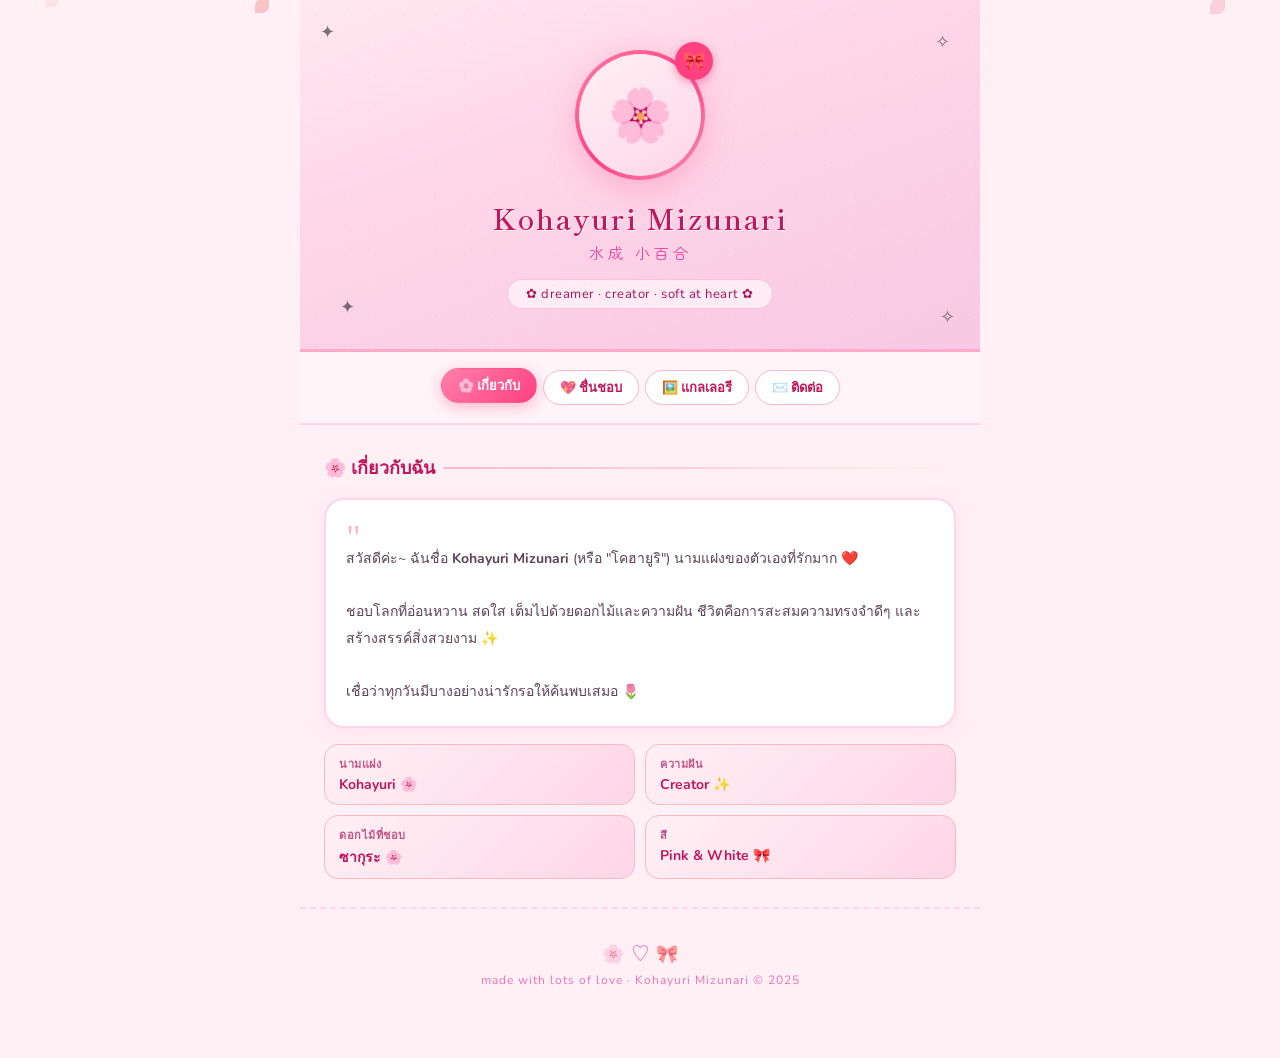
<file: subdomain/twipg/ch1yur1c/blog.html>
<!DOCTYPE html>
<html lang="th">
<head>
<meta charset="UTF-8">
<meta name="viewport" content="width=device-width, initial-scale=1.0">
<title>Kohayuri Mizunari 🌸</title>
<link href="https://fonts.googleapis.com/css2?family=Zen+Maru+Gothic:wght@400;500;700&family=Shippori+Mincho:wght@400;600&family=Nunito:wght@400;600;700&display=swap" rel="stylesheet">
<style>
  * { margin: 0; padding: 0; box-sizing: border-box; }

  body {
    background: #fff0f5;
    font-family: 'Nunito', 'Zen Maru Gothic', sans-serif;
    min-height: 100vh;
    overflow-x: hidden;
  }

  /* ===== SAKURA PETALS ===== */
  .sakura-bg {
    position: fixed; top: 0; left: 0; width: 100%; height: 100%;
    pointer-events: none; z-index: 0; overflow: hidden;
  }

  .petal {
    position: absolute;
    border-radius: 50% 0 50% 0;
    opacity: 0.6;
    animation: fall linear infinite;
  }

  @keyframes fall {
    0%   { transform: translateY(-20px) rotate(0deg);   opacity: 0.7; }
    100% { transform: translateY(110vh) rotate(360deg); opacity: 0; }
  }

  /* ===== PAGE LAYOUT ===== */
  .page {
    position: relative; z-index: 1;
    max-width: 680px; margin: 0 auto;
    padding: 0 0 60px 0;
  }

  /* ===== HERO ===== */
  .hero {
    background: linear-gradient(160deg, #ffe8f0 0%, #ffd6e7 40%, #f8c8e4 100%);
    padding: 50px 30px 40px;
    text-align: center;
    position: relative;
    border-bottom: 3px solid #ffaac8;
    overflow: hidden;
  }

  .hero::before {
    content: '';
    position: absolute; inset: 0;
    background-image:
      radial-gradient(circle, #ffb7c5 1px, transparent 1px),
      radial-gradient(circle, #ff8fad 1px, transparent 1px);
    background-size: 30px 30px, 60px 60px;
    background-position: 0 0, 15px 15px;
    opacity: 0.15;
  }

  .avatar-wrap {
    position: relative;
    display: inline-block;
    margin-bottom: 18px;
  }

  .avatar-ring {
    width: 130px; height: 130px;
    border-radius: 50%;
    background: linear-gradient(135deg, #ff80ab, #ff4081, #f48fb1);
    padding: 4px;
    display: inline-block;
    box-shadow: 0 8px 30px rgba(255, 120, 160, 0.4);
  }

  .avatar-inner {
    width: 100%; height: 100%;
    border-radius: 50%;
    background: linear-gradient(145deg, #fff0f5, #ffd6e7);
    display: flex; align-items: center; justify-content: center;
    font-size: 52px;
    position: relative;
    overflow: hidden;
  }

  .ribbon {
    position: absolute;
    top: -8px; right: -8px;
    width: 38px; height: 38px;
    background: #ff4081;
    border-radius: 50%;
    display: flex; align-items: center; justify-content: center;
    font-size: 18px;
    box-shadow: 0 3px 10px rgba(255, 64, 129, 0.5);
    animation: bounce 2s ease-in-out infinite;
  }

  @keyframes bounce {
    0%, 100% { transform: translateY(0); }
    50%       { transform: translateY(-5px); }
  }

  .hero-name {
    font-family: 'Shippori Mincho', serif;
    font-size: 28px; font-weight: 600;
    color: #c2185b;
    letter-spacing: 2px;
    margin-bottom: 4px;
    text-shadow: 1px 1px 0 rgba(255,255,255,0.8);
  }

  .hero-name-jp {
    font-family: 'Zen Maru Gothic', sans-serif;
    font-size: 15px; color: #e91e8c;
    letter-spacing: 4px;
    margin-bottom: 10px;
    opacity: 0.8;
  }

  .hero-tagline {
    font-size: 13px;
    color: #ad1457;
    background: rgba(255,255,255,0.6);
    display: inline-block;
    padding: 5px 18px;
    border-radius: 20px;
    border: 1px solid rgba(255, 100, 150, 0.3);
    letter-spacing: 0.5px;
    margin-top: 6px;
  }

  .deco-stars {
    position: absolute;
    font-size: 18px;
    opacity: 0.5;
    animation: twinkle 3s ease-in-out infinite;
  }

  @keyframes twinkle {
    0%, 100% { opacity: 0.4; transform: scale(1); }
    50%       { opacity: 0.9; transform: scale(1.2); }
  }

  /* ===== NAV ===== */
  .nav {
    display: flex;
    justify-content: center;
    gap: 6px;
    padding: 18px 20px;
    background: #fff5f8;
    border-bottom: 2px solid #ffd6e7;
    flex-wrap: wrap;
    position: sticky; top: 0; z-index: 10;
  }

  .nav-btn {
    background: white;
    border: 1.5px solid #ffb7c5;
    border-radius: 20px;
    padding: 6px 16px;
    font-family: 'Nunito', sans-serif;
    font-size: 13px;
    color: #c2185b;
    cursor: pointer;
    transition: all 0.2s;
    font-weight: 600;
  }

  .nav-btn:hover,
  .nav-btn.active {
    background: linear-gradient(135deg, #ff80ab, #ff4081);
    color: white;
    border-color: transparent;
    box-shadow: 0 4px 15px rgba(255, 64, 129, 0.35);
    transform: translateY(-2px);
  }

  /* ===== SECTIONS ===== */
  .section {
    padding: 28px 24px;
    border-bottom: 2px dashed #ffd6e7;
    display: none;
    animation: fadeIn 0.3s ease;
  }

  @keyframes fadeIn {
    from { opacity: 0; transform: translateY(8px); }
    to   { opacity: 1; transform: translateY(0); }
  }

  .section.active { display: block; }

  .section-title {
    font-family: 'Shippori Mincho', serif;
    font-size: 18px; font-weight: 600;
    color: #c2185b;
    margin-bottom: 16px;
    display: flex; align-items: center; gap: 8px;
  }

  .section-title::after {
    content: '';
    flex: 1; height: 2px;
    background: linear-gradient(to right, #ffb7c5, transparent);
    border-radius: 2px;
  }

  /* ===== ABOUT ===== */
  .about-card {
    background: white;
    border-radius: 20px;
    border: 2px solid #ffd6e7;
    padding: 20px;
    box-shadow: 0 4px 20px rgba(255, 100, 150, 0.1);
  }

  .about-text {
    font-size: 14px; line-height: 1.9;
    color: #5d4157;
  }

  .quote-deco {
    font-size: 36px; line-height: 1;
    color: #ffb7c5;
    font-family: Georgia, serif;
    margin-bottom: -10px;
    display: block;
  }

  .info-grid {
    display: grid;
    grid-template-columns: 1fr 1fr;
    gap: 10px;
    margin-top: 16px;
  }

  .info-chip {
    background: linear-gradient(135deg, #fff0f5, #ffd6e7);
    border: 1.5px solid #ffb7c5;
    border-radius: 14px;
    padding: 10px 14px;
    font-size: 13px;
    color: #ad1457;
  }

  .info-chip .label {
    font-size: 11px; opacity: 0.7;
    display: block; margin-bottom: 2px;
    font-weight: 600; letter-spacing: 0.5px;
    text-transform: uppercase;
  }

  .info-chip .value {
    font-weight: 700; font-size: 14px;
    color: #c2185b;
  }

  /* ===== LIKES ===== */
  .likes-grid {
    display: grid;
    grid-template-columns: repeat(3, 1fr);
    gap: 10px;
  }

  .like-item {
    background: white;
    border: 2px solid #ffd6e7;
    border-radius: 16px;
    padding: 16px 8px;
    text-align: center;
    transition: all 0.2s;
    cursor: default;
  }

  .like-item:hover {
    transform: translateY(-4px);
    box-shadow: 0 8px 25px rgba(255, 100, 150, 0.2);
    border-color: #ff80ab;
  }

  .like-icon  { font-size: 28px; display: block; margin-bottom: 6px; }
  .like-label { font-size: 12px; color: #ad1457; font-weight: 700; letter-spacing: 0.5px; }

  /* ===== GALLERY ===== */
  .gallery-grid {
    display: grid;
    grid-template-columns: repeat(3, 1fr);
    gap: 10px;
  }

  .gallery-card {
    aspect-ratio: 1;
    border-radius: 16px;
    display: flex; align-items: center; justify-content: center;
    font-size: 32px;
    border: 2px solid rgba(255,150,180,0.3);
    position: relative;
    overflow: hidden;
    cursor: pointer;
    transition: transform 0.2s;
  }

  .gallery-card:hover { transform: scale(1.05); }

  .gallery-card span { position: relative; z-index: 1; }

  .gallery-card .label {
    position: absolute;
    bottom: 0; left: 0; right: 0;
    background: rgba(255, 100, 150, 0.7);
    color: white;
    font-size: 11px;
    text-align: center;
    padding: 5px;
    font-weight: 700;
    z-index: 2;
  }

  /* ===== CONTACT ===== */
  .contact-list { display: flex; flex-direction: column; gap: 10px; }

  .contact-row {
    display: flex; align-items: center; gap: 14px;
    background: white;
    border: 2px solid #ffd6e7;
    border-radius: 16px;
    padding: 14px 18px;
    transition: all 0.2s;
    cursor: pointer;
    text-decoration: none;
    color: inherit;
  }

  .contact-row:hover {
    border-color: #ff80ab;
    transform: translateX(6px);
    box-shadow: 0 4px 20px rgba(255, 100, 150, 0.15);
  }

  .contact-icon {
    width: 40px; height: 40px;
    border-radius: 50%;
    display: flex; align-items: center; justify-content: center;
    font-size: 18px;
    flex-shrink: 0;
  }

  .contact-info .name   { font-size: 14px; font-weight: 700; color: #c2185b; }
  .contact-info .handle { font-size: 12px; color: #ad1457; opacity: 0.7; }

  /* ===== FOOTER ===== */
  .footer {
    text-align: center;
    padding: 30px 20px 10px;
    font-size: 12px; color: #e91e8c; opacity: 0.6;
    letter-spacing: 1px;
  }

  .footer .hearts {
    font-size: 18px;
    display: block;
    margin-bottom: 6px;
    animation: pulse 1.5s ease-in-out infinite;
  }

  @keyframes pulse {
    0%, 100% { transform: scale(1); }
    50%       { transform: scale(1.2); }
  }

  /* ===== RESPONSIVE ===== */
  @media (max-width: 400px) {
    .likes-grid, .gallery-grid { grid-template-columns: repeat(2, 1fr); }
    .info-grid { grid-template-columns: 1fr; }
    .hero-name { font-size: 22px; }
  }
</style>
</head>
<body>

<!-- Floating cherry blossom petals -->
<div class="sakura-bg" id="petals"></div>

<div class="page">

  <!-- ===== HERO ===== -->
  <div class="hero">
    <span class="deco-stars" style="top:20px;left:20px;animation-delay:0s">✦</span>
    <span class="deco-stars" style="top:30px;right:30px;animation-delay:1s">✧</span>
    <span class="deco-stars" style="bottom:30px;left:40px;animation-delay:0.5s">✦</span>
    <span class="deco-stars" style="bottom:20px;right:25px;animation-delay:1.5s">✧</span>

    <div class="avatar-wrap">
      <div class="avatar-ring">
        <div class="avatar-inner">🌸</div>
      </div>
      <div class="ribbon">🎀</div>
    </div>

    <div class="hero-name">Kohayuri Mizunari</div>
    <div class="hero-name-jp">水成 小百合</div>
    <div class="hero-tagline">✿ dreamer · creator · soft at heart ✿</div>
  </div>

  <!-- ===== NAV ===== -->
  <div class="nav">
    <button class="nav-btn active" onclick="showTab('about', this)">🌸 เกี่ยวกับ</button>
    <button class="nav-btn" onclick="showTab('likes', this)">💖 ชื่นชอบ</button>
    <button class="nav-btn" onclick="showTab('gallery', this)">🖼️ แกลเลอรี</button>
    <button class="nav-btn" onclick="showTab('contact', this)">✉️ ติดต่อ</button>
  </div>

  <!-- ===== ABOUT ===== -->
  <div class="section active" id="tab-about">
    <div class="section-title">🌸 เกี่ยวกับฉัน</div>
    <div class="about-card">
      <span class="quote-deco">"</span>
      <p class="about-text">
        สวัสดีค่ะ~ ฉันชื่อ <strong>Kohayuri Mizunari</strong> (หรือ "โคฮายูริ") นามแฝงของตัวเองที่รักมาก ❤️<br><br>
        ชอบโลกที่อ่อนหวาน สดใส เต็มไปด้วยดอกไม้และความฝัน ชีวิตคือการสะสมความทรงจำดีๆ และสร้างสรรค์สิ่งสวยงาม ✨<br><br>
        เชื่อว่าทุกวันมีบางอย่างน่ารักรอให้ค้นพบเสมอ 🌷
      </p>
    </div>
    <div class="info-grid">
      <div class="info-chip">
        <span class="label">นามแฝง</span>
        <span class="value">Kohayuri 🌸</span>
      </div>
      <div class="info-chip">
        <span class="label">ความฝัน</span>
        <span class="value">Creator ✨</span>
      </div>
      <div class="info-chip">
        <span class="label">ดอกไม้ที่ชอบ</span>
        <span class="value">ซากุระ 🌸</span>
      </div>
      <div class="info-chip">
        <span class="label">สี</span>
        <span class="value">Pink & White 🎀</span>
      </div>
    </div>
  </div>

  <!-- ===== LIKES ===== -->
  <div class="section" id="tab-likes">
    <div class="section-title">💖 สิ่งที่ชื่นชอบ</div>
    <div class="likes-grid">
      <div class="like-item"><span class="like-icon">🌸</span><div class="like-label">ดอกซากุระ</div></div>
      <div class="like-item"><span class="like-icon">🎀</span><div class="like-label">ริบบิ้น</div></div>
      <div class="like-item"><span class="like-icon">🍓</span><div class="like-label">สตรอว์เบอร์รี</div></div>
      <div class="like-item"><span class="like-icon">🎵</span><div class="like-label">เพลง J-Pop</div></div>
      <div class="like-item"><span class="like-icon">🖊️</span><div class="like-label">วาดรูป</div></div>
      <div class="like-item"><span class="like-icon">🧁</span><div class="like-label">ขนมหวาน</div></div>
      <div class="like-item"><span class="like-icon">🌙</span><div class="like-label">คืนสงบ</div></div>
      <div class="like-item"><span class="like-icon">📖</span><div class="like-label">อ่านมังงะ</div></div>
      <div class="like-item"><span class="like-icon">🐱</span><div class="like-label">น้องแมว</div></div>
    </div>
  </div>

  <!-- ===== GALLERY ===== -->
  <div class="section" id="tab-gallery">
    <div class="section-title">🖼️ โมเมนต์น่ารัก</div>
    <div class="gallery-grid">
      <div class="gallery-card" style="background:linear-gradient(135deg,#ffe0ec,#ffd6e7)"><span>🌸</span><div class="label">ซากุระ</div></div>
      <div class="gallery-card" style="background:linear-gradient(135deg,#fce4ec,#f8bbd9)"><span>🎀</span><div class="label">ริบบิ้น</div></div>
      <div class="gallery-card" style="background:linear-gradient(135deg,#fff9e6,#fff3cc)"><span>⭐</span><div class="label">ดาว</div></div>
      <div class="gallery-card" style="background:linear-gradient(135deg,#ede7f6,#d1c4e9)"><span>🌙</span><div class="label">กลางคืน</div></div>
      <div class="gallery-card" style="background:linear-gradient(135deg,#e8f5e9,#c8e6c9)"><span>🌿</span><div class="label">ธรรมชาติ</div></div>
      <div class="gallery-card" style="background:linear-gradient(135deg,#fbe9e7,#ffccbc)"><span>🍓</span><div class="label">หวาน</div></div>
    </div>
  </div>

  <!-- ===== CONTACT ===== -->
  <div class="section" id="tab-contact">
    <div class="section-title">✉️ ติดต่อฉัน</div>
    <div class="contact-list">
      <a class="contact-row" href="#">
        <div class="contact-icon" style="background:#ffe0ec">🐦</div>
        <div class="contact-info">
          <div class="name">Twitter / X</div>
          <div class="handle">@kohayuri_mizu</div>
        </div>
      </a>
      <a class="contact-row" href="#">
        <div class="contact-icon" style="background:#fce4ec">📷</div>
        <div class="contact-info">
          <div class="name">Instagram</div>
          <div class="handle">@kohayuri.art</div>
        </div>
      </a>
      <a class="contact-row" href="#">
        <div class="contact-icon" style="background:#e8f5e9">✉️</div>
        <div class="contact-info">
          <div class="name">Email</div>
          <div class="handle">kohayuri@mizunari.jp</div>
        </div>
      </a>
    </div>
  </div>

  <!-- ===== FOOTER ===== -->
  <div class="footer">
    <span class="hearts">🌸 ♡ 🎀</span>
    made with lots of love · Kohayuri Mizunari © 2025
  </div>

</div><!-- /page -->

<!-- ===== JAVASCRIPT ===== -->
<script>
  /* ---- Sakura petals ---- */
  const container = document.getElementById('petals');
  for (let i = 0; i < 22; i++) {
    const p = document.createElement('div');
    p.className = 'petal';
    const size = 8 + Math.random() * 10;
    p.style.cssText = `
      left: ${Math.random() * 100}%;
      top: ${Math.random() * -120}px;
      width: ${size}px;
      height: ${size}px;
      animation-duration: ${6 + Math.random() * 8}s;
      animation-delay: ${Math.random() * 10}s;
      opacity: ${0.3 + Math.random() * 0.5};
      background: hsl(${340 + Math.random() * 20}, 80%, ${80 + Math.random() * 10}%);
    `;
    container.appendChild(p);
  }

  /* ---- Tab switching ---- */
  function showTab(name, btn) {
    document.querySelectorAll('.section').forEach(s => s.classList.remove('active'));
    document.querySelectorAll('.nav-btn').forEach(b => b.classList.remove('active'));
    document.getElementById('tab-' + name).classList.add('active');
    btn.classList.add('active');
  }
</script>

</body>
</html>
</file>
